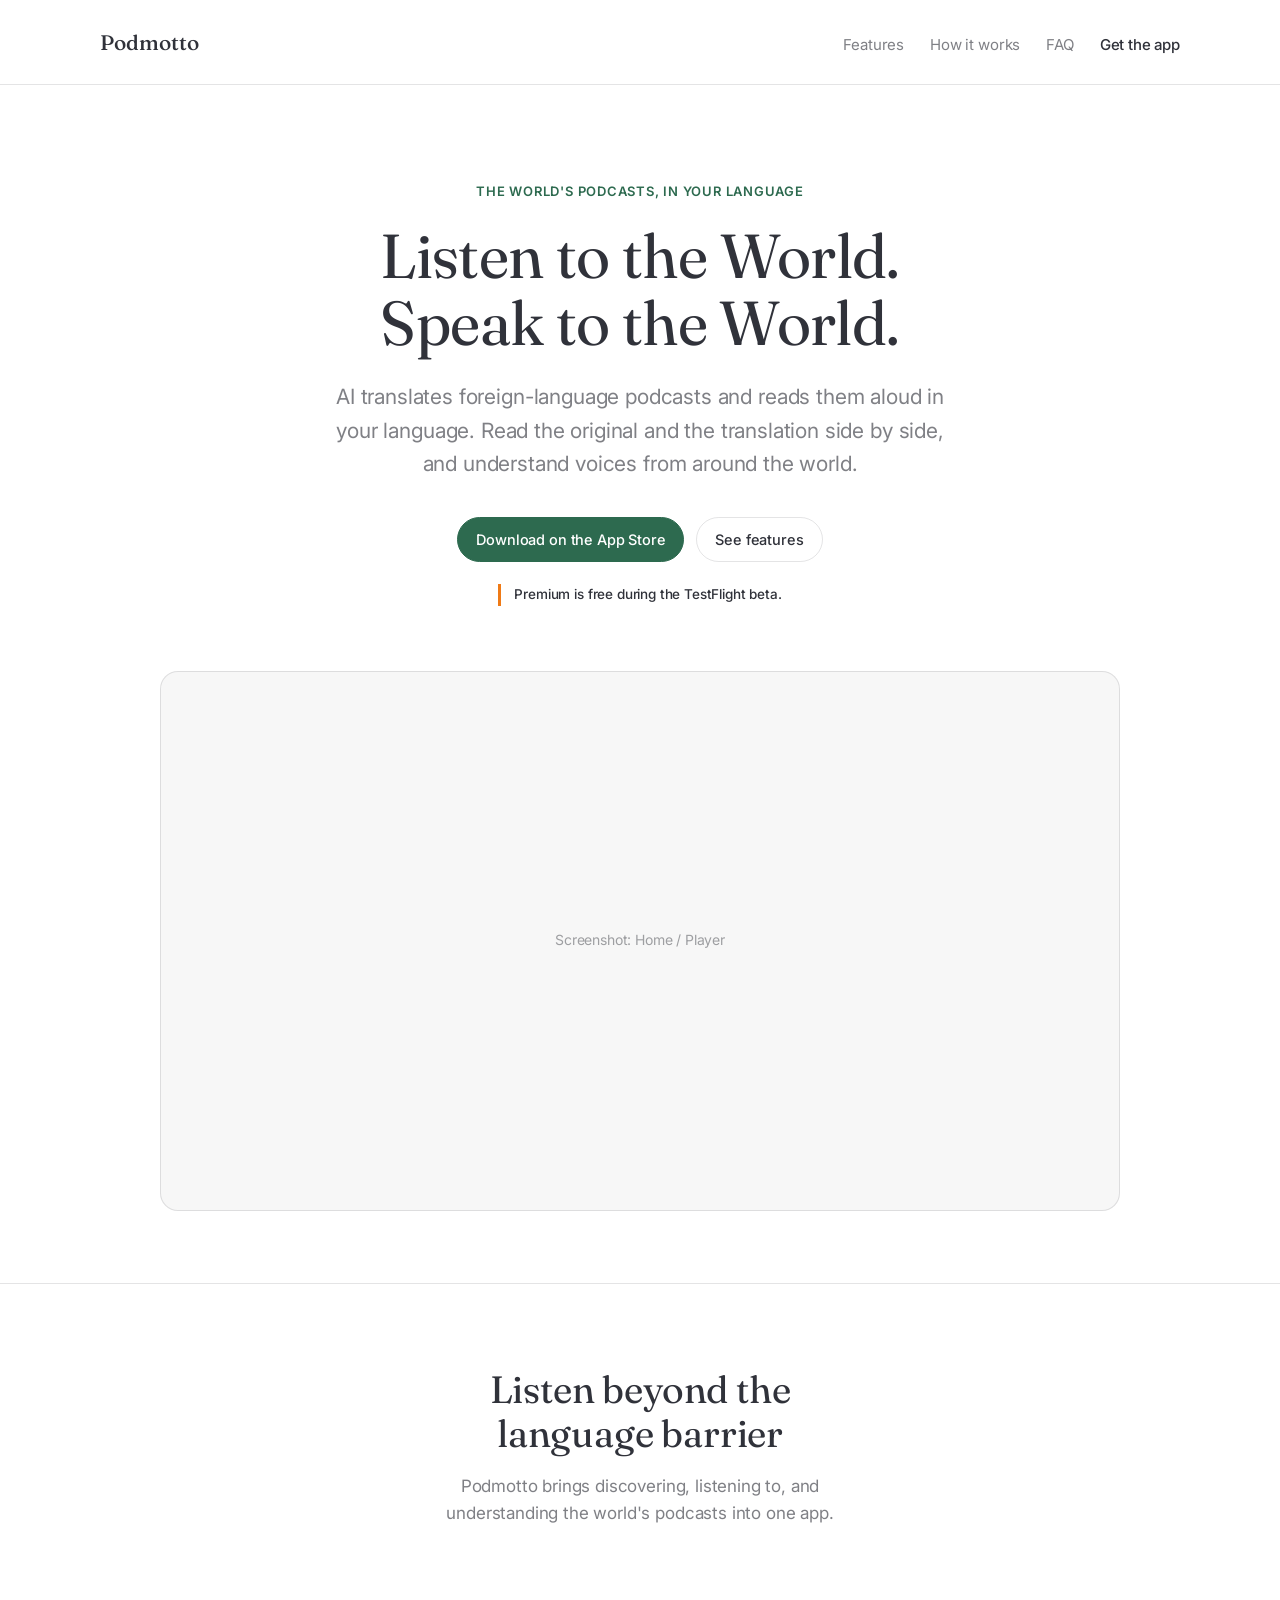
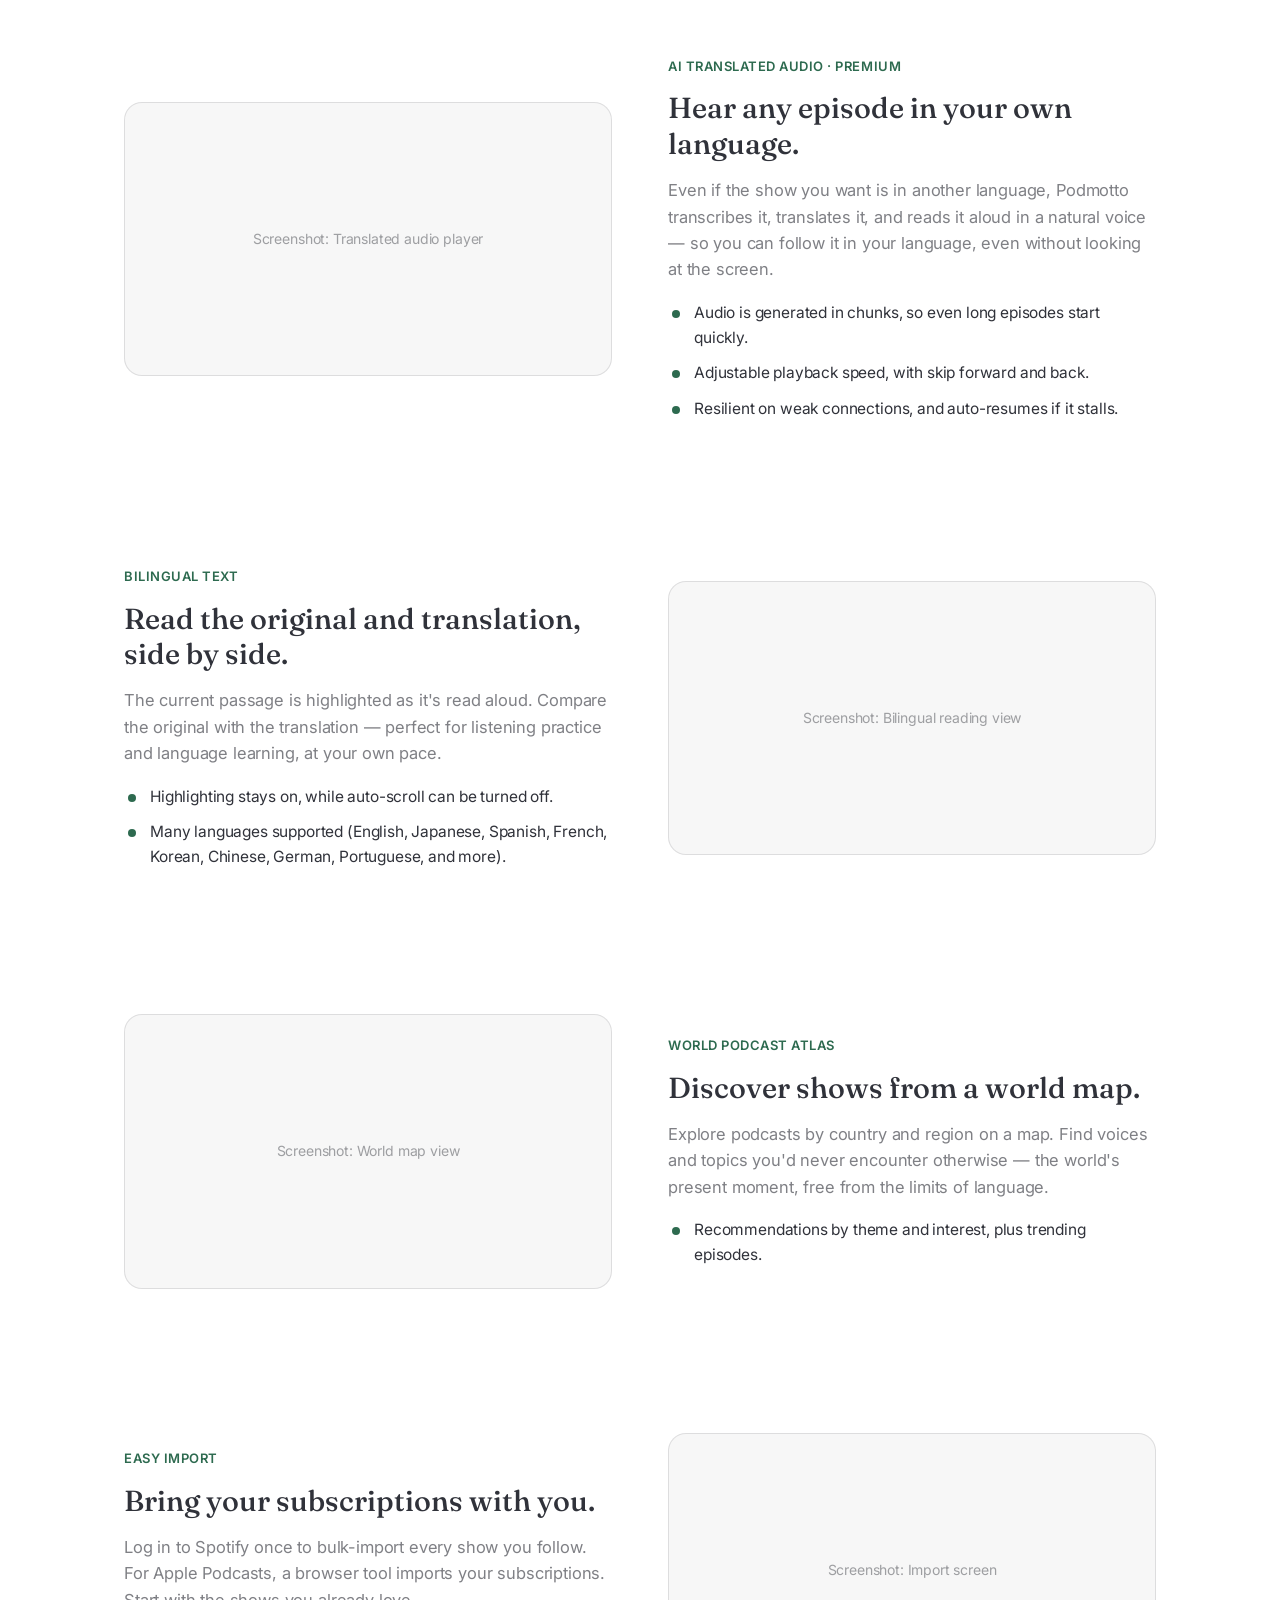
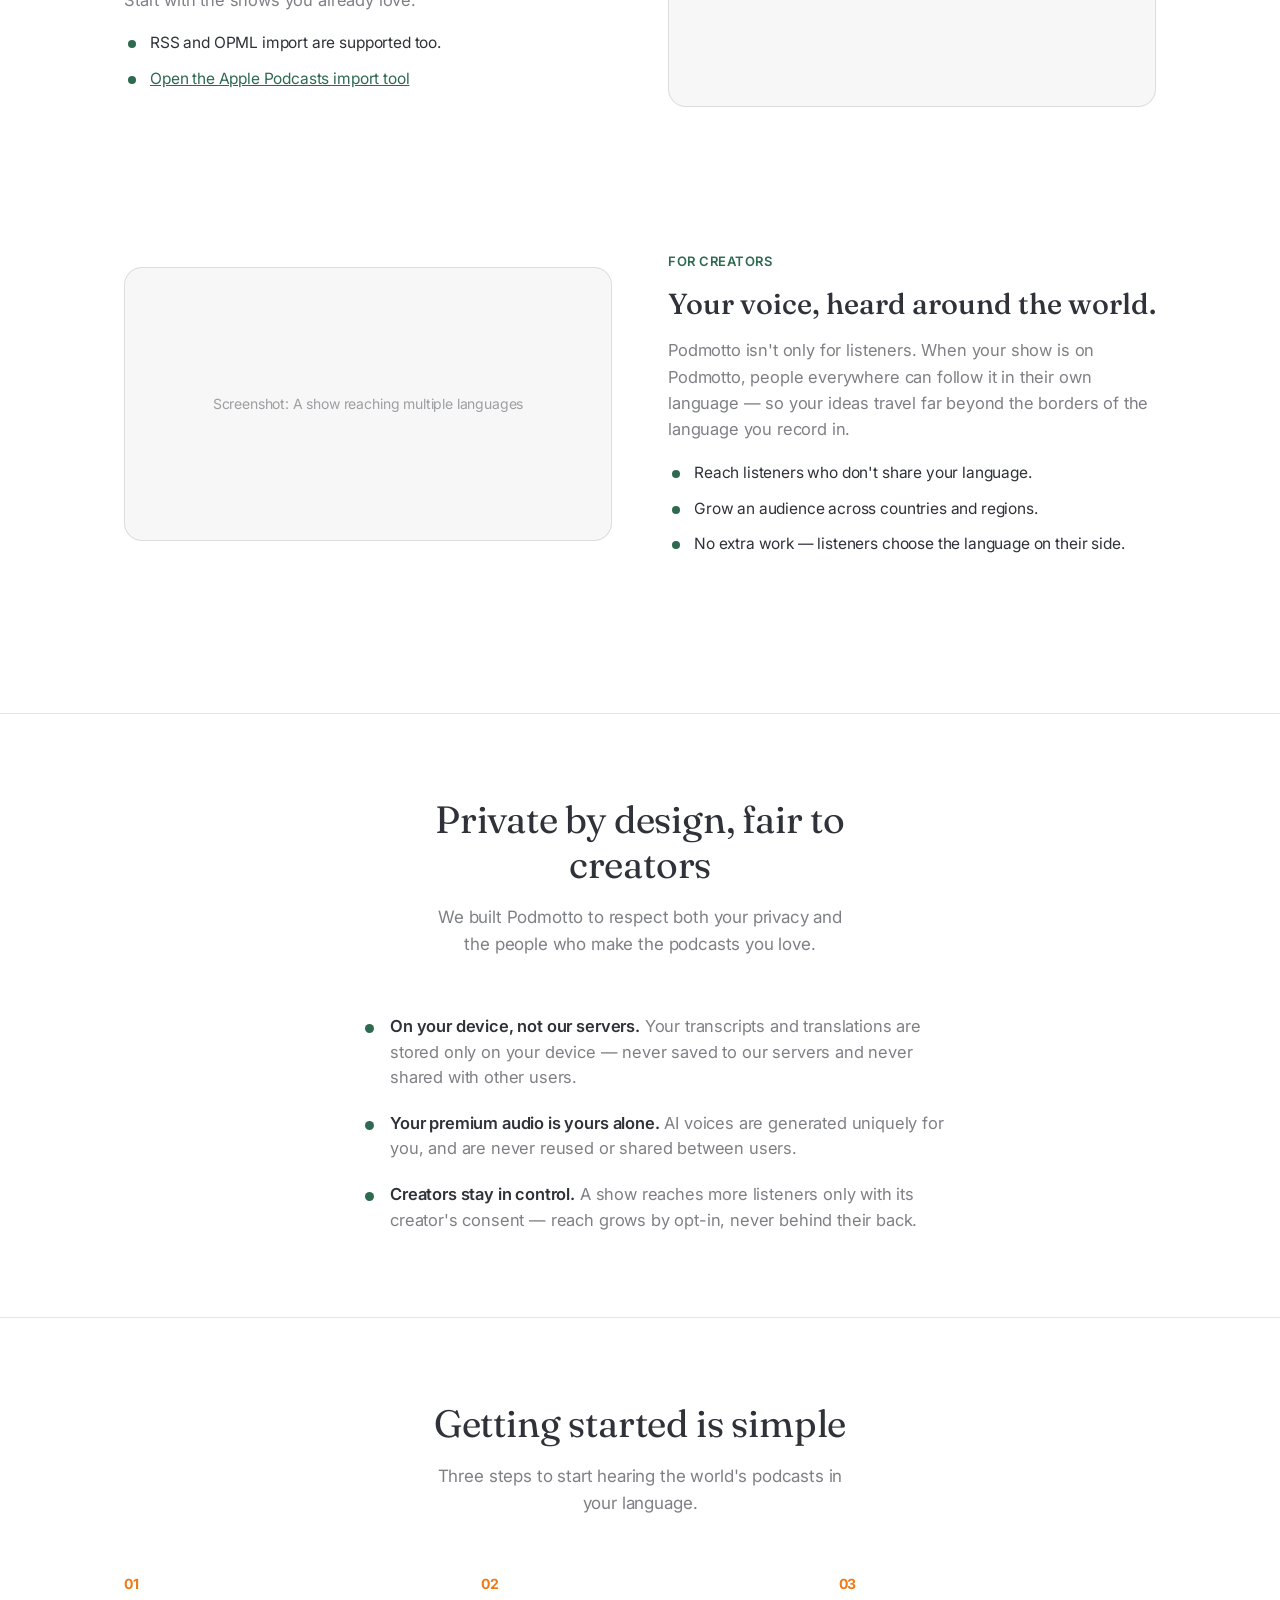
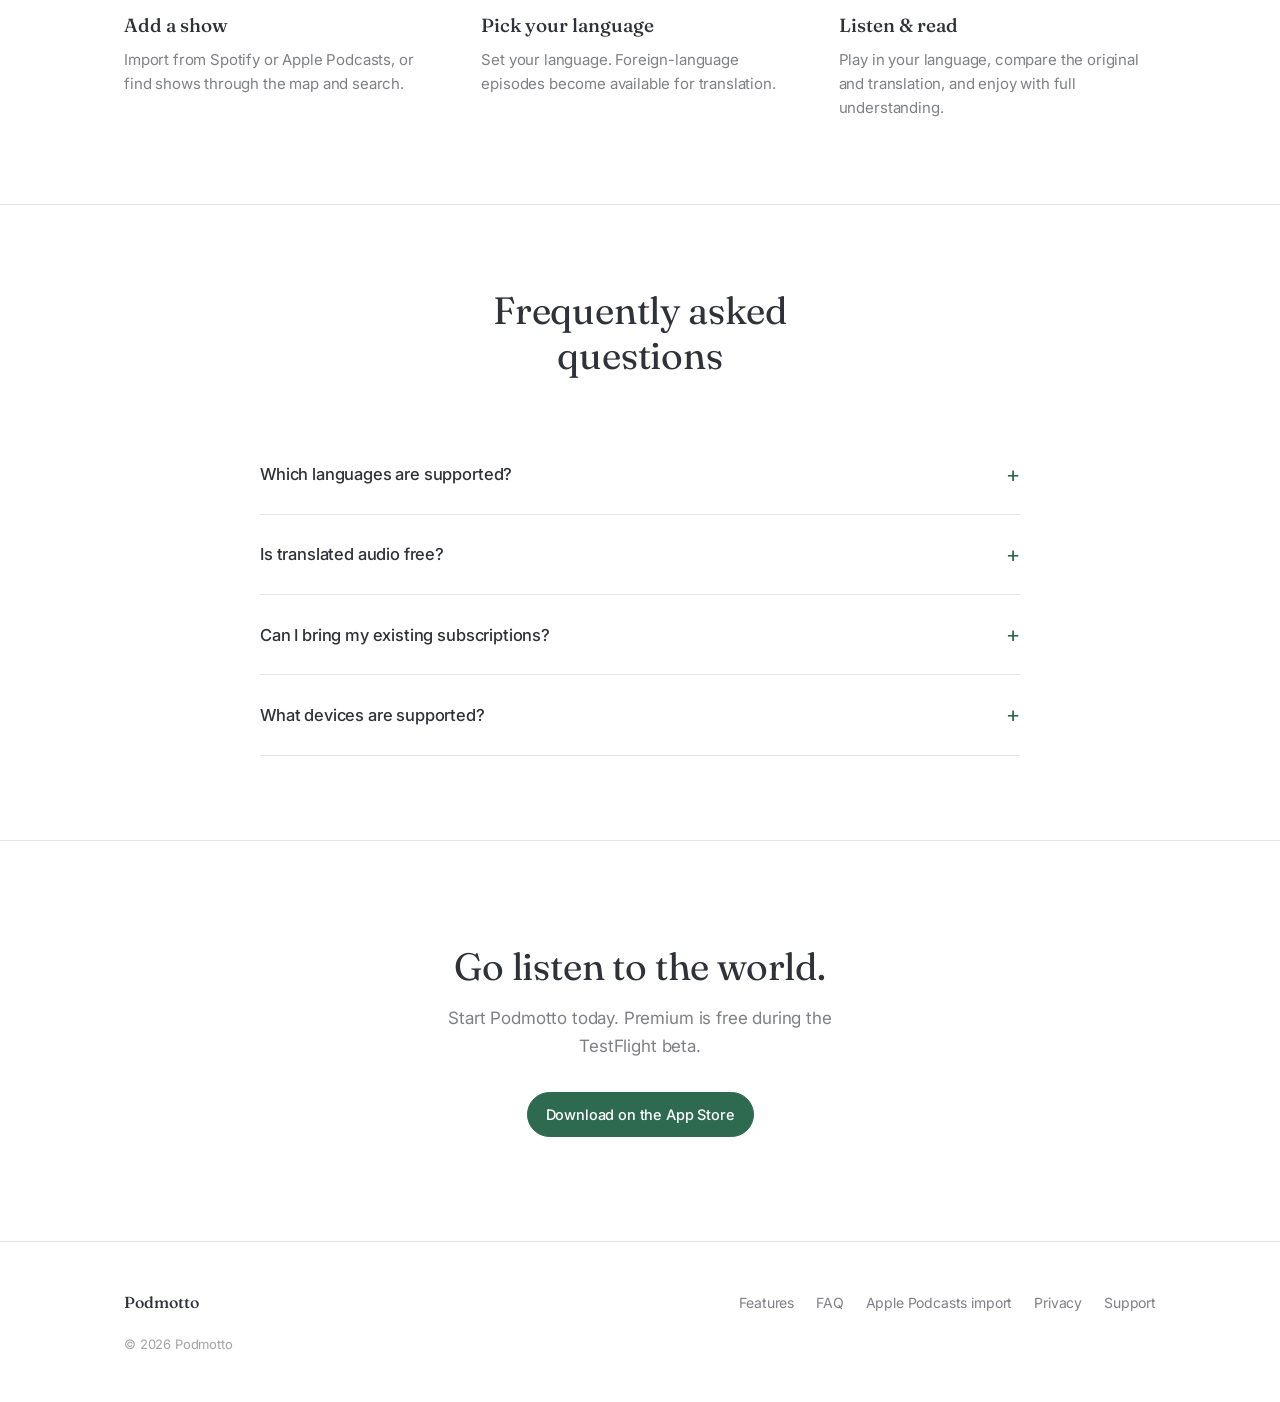
<file: index.html>
<!DOCTYPE html>
<html lang="en">
<head>
<meta charset="utf-8">
<meta name="viewport" content="width=device-width, initial-scale=1">
<title>Podmotto — Listen to the World. Speak to the World.</title>
<meta name="description" content="The world's podcasts, in your language. Podmotto transcribes, translates, and reads foreign-language shows aloud — with the original and translation side by side.">
<link rel="preconnect" href="https://fonts.googleapis.com">
<link rel="preconnect" href="https://fonts.gstatic.com" crossorigin>
<link href="https://fonts.googleapis.com/css2?family=Fraunces:opsz,wght@9..144,400..600&family=Inter:wght@400;500;600;700&display=swap" rel="stylesheet">
<link rel="stylesheet" href="site.css">
</head>
<body>

<nav>
  <div class="wrap nav">
    <div class="brand">Podmotto</div>
    <div class="nav-right">
      <div class="nav-links">
        <a href="#features">Features</a>
        <a href="#how">How it works</a>
        <a href="#faq">FAQ</a>
      </div>
      <a class="btn" href="#get">Get the app</a>
    </div>
  </div>
</nav>

<header class="hero">
  <div class="wrap">
    <div class="eyebrow">The world's podcasts, in your language</div>
    <h1>Listen to the World. Speak to the World.</h1>
    <p class="lede">AI translates foreign-language podcasts and reads them aloud in your language. Read the original and the translation side by side, and understand voices from around the world.</p>
    <div class="cta-row">
      <a class="btn" href="#get">Download on the App Store</a>
      <a class="btn ghost" href="#features">See features</a>
    </div>
    <div class="note">Premium is free during the TestFlight beta.</div>
    <div class="shot">
      <div class="ph">Screenshot: Home / Player</div>
    </div>
  </div>
</header>

<hr class="divider">

<section id="features">
  <div class="wrap">
    <div class="section-head center">
      <h2>Listen beyond the language barrier</h2>
      <p>Podmotto brings discovering, listening to, and understanding the world's podcasts into one app.</p>
    </div>

    <!-- Feature 1 -->
    <div class="feature">
      <div class="feature-text">
        <div class="feature-kicker">AI translated audio · Premium</div>
        <h3>Hear any episode in your own language.</h3>
        <p>Even if the show you want is in another language, Podmotto transcribes it, translates it, and reads it aloud in a natural voice — so you can follow it in your language, even without looking at the screen.</p>
        <ul>
          <li>Audio is generated in chunks, so even long episodes start quickly.</li>
          <li>Adjustable playback speed, with skip forward and back.</li>
          <li>Resilient on weak connections, and auto-resumes if it stalls.</li>
        </ul>
      </div>
      <div class="ph">Screenshot: Translated audio player</div>
    </div>

    <!-- Feature 2 -->
    <div class="feature">
      <div class="feature-text">
        <div class="feature-kicker">Bilingual text</div>
        <h3>Read the original and translation, side by side.</h3>
        <p>The current passage is highlighted as it's read aloud. Compare the original with the translation — perfect for listening practice and language learning, at your own pace.</p>
        <ul>
          <li>Highlighting stays on, while auto-scroll can be turned off.</li>
          <li>Many languages supported (English, Japanese, Spanish, French, Korean, Chinese, German, Portuguese, and more).</li>
        </ul>
      </div>
      <div class="ph">Screenshot: Bilingual reading view</div>
    </div>

    <!-- Feature 3 -->
    <div class="feature">
      <div class="feature-text">
        <div class="feature-kicker">World Podcast Atlas</div>
        <h3>Discover shows from a world map.</h3>
        <p>Explore podcasts by country and region on a map. Find voices and topics you'd never encounter otherwise — the world's present moment, free from the limits of language.</p>
        <ul>
          <li>Recommendations by theme and interest, plus trending episodes.</li>
        </ul>
      </div>
      <div class="ph">Screenshot: World map view</div>
    </div>

    <!-- Feature 4 -->
    <div class="feature">
      <div class="feature-text">
        <div class="feature-kicker">Easy import</div>
        <h3>Bring your subscriptions with you.</h3>
        <p>Log in to Spotify once to bulk-import every show you follow. For Apple Podcasts, a browser tool imports your subscriptions. Start with the shows you already love.</p>
        <ul>
          <li>RSS and OPML import are supported too.</li>
          <li><a href="apple-import.html" style="text-decoration:underline">Open the Apple Podcasts import tool</a></li>
        </ul>
      </div>
      <div class="ph">Screenshot: Import screen</div>
    </div>

    <!-- Feature 5 -->
    <div class="feature">
      <div class="feature-text">
        <div class="feature-kicker">For creators</div>
        <h3>Your voice, heard around the world.</h3>
        <p>Podmotto isn't only for listeners. When your show is on Podmotto, people everywhere can follow it in their own language — so your ideas travel far beyond the borders of the language you record in.</p>
        <ul>
          <li>Reach listeners who don't share your language.</li>
          <li>Grow an audience across countries and regions.</li>
          <li>No extra work — listeners choose the language on their side.</li>
        </ul>
      </div>
      <div class="ph">Screenshot: A show reaching multiple languages</div>
    </div>
  </div>
</section>

<hr class="divider">

<section id="privacy">
  <div class="wrap">
    <div class="section-head center">
      <h2>Private by design, fair to creators</h2>
      <p>We built Podmotto to respect both your privacy and the people who make the podcasts you love.</p>
    </div>
    <ul class="pledge">
      <li><strong>On your device, not our servers.</strong> Your transcripts and translations are stored only on your device — never saved to our servers and never shared with other users.</li>
      <li><strong>Your premium audio is yours alone.</strong> AI voices are generated uniquely for you, and are never reused or shared between users.</li>
      <li><strong>Creators stay in control.</strong> A show reaches more listeners only with its creator's consent — reach grows by opt-in, never behind their back.</li>
    </ul>
  </div>
</section>

<hr class="divider">

<section id="how">
  <div class="wrap">
    <div class="section-head center">
      <h2>Getting started is simple</h2>
      <p>Three steps to start hearing the world's podcasts in your language.</p>
    </div>
    <div class="steps">
      <div class="step">
        <div class="n">01</div>
        <h4>Add a show</h4>
        <p>Import from Spotify or Apple Podcasts, or find shows through the map and search.</p>
      </div>
      <div class="step">
        <div class="n">02</div>
        <h4>Pick your language</h4>
        <p>Set your language. Foreign-language episodes become available for translation.</p>
      </div>
      <div class="step">
        <div class="n">03</div>
        <h4>Listen &amp; read</h4>
        <p>Play in your language, compare the original and translation, and enjoy with full understanding.</p>
      </div>
    </div>
  </div>
</section>

<hr class="divider">

<section id="faq">
  <div class="wrap">
    <div class="section-head center">
      <h2>Frequently asked questions</h2>
    </div>
    <div class="faq">
      <details>
        <summary>Which languages are supported?</summary>
        <p>English, Japanese, Spanish, French, Korean, Chinese, German, Portuguese, and more. Whatever the original language, Podmotto translates and reads it in the language you choose.</p>
      </details>
      <details>
        <summary>Is translated audio free?</summary>
        <p>AI translated audio is a Premium feature. During the current TestFlight beta, Premium is free to try.</p>
      </details>
      <details>
        <summary>Can I bring my existing subscriptions?</summary>
        <p>Yes. Import from Spotify with one login, or use the browser tool for Apple Podcasts. RSS and OPML import are also supported.</p>
      </details>
      <details>
        <summary>What devices are supported?</summary>
        <p>iPhone is supported, and it works on iPad too.</p>
      </details>
    </div>
  </div>
</section>

<hr class="divider">

<section class="final" id="get">
  <div class="wrap">
    <h2>Go listen to the world.</h2>
    <p>Start Podmotto today. Premium is free during the TestFlight beta.</p>
    <div class="cta-row">
      <a class="btn" href="#">Download on the App Store</a>
    </div>
  </div>
</section>

<footer>
  <div class="wrap foot">
    <div class="brand">Podmotto</div>
    <div class="foot-links">
      <a href="#features">Features</a>
      <a href="#faq">FAQ</a>
      <a href="apple-import.html">Apple Podcasts import</a>
      <a href="privacy.html">Privacy</a>
      <a href="mailto:eguchi.hiroshi@gmail.com">Support</a>
    </div>
    <div class="copyright">&copy; <span id="yr"></span> Podmotto</div>
  </div>
</footer>

<script>
  document.getElementById("yr").textContent = new Date().getFullYear();
</script>
</body>
</html>
</file>
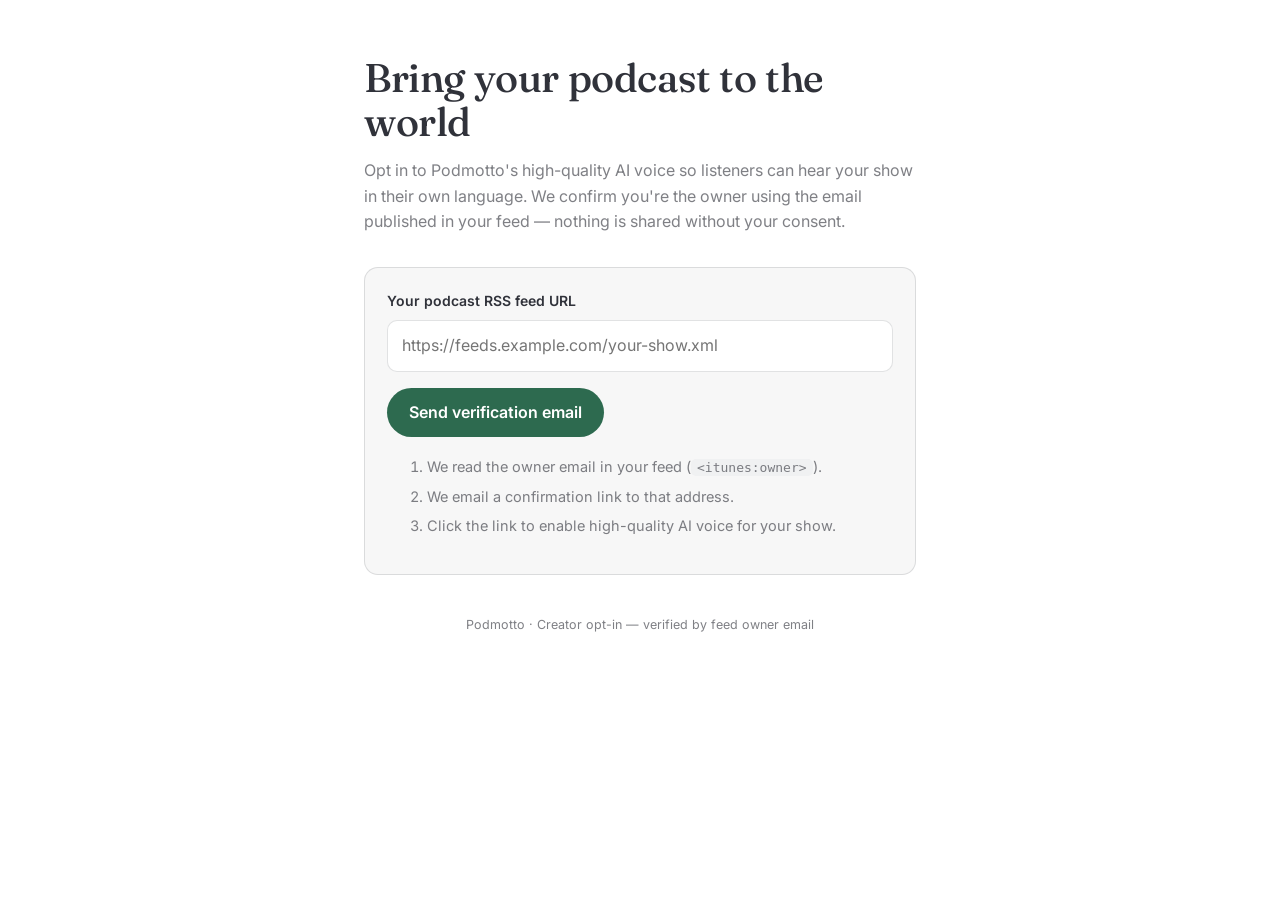
<file: optin.html>
<!DOCTYPE html>
<html lang="en">
<head>
<meta charset="utf-8">
<meta name="viewport" content="width=device-width, initial-scale=1">
<title>Podmotto — Enable AI voice for your podcast</title>
<meta name="description" content="Podcast creators: opt in to Podmotto's high-quality AI voice. We verify ownership via the owner email published in your RSS feed.">
<link rel="preconnect" href="https://fonts.googleapis.com">
<link rel="preconnect" href="https://fonts.gstatic.com" crossorigin>
<link href="https://fonts.googleapis.com/css2?family=Fraunces:opsz,wght@9..144,400..600&family=Inter:wght@400;500;600&display=swap" rel="stylesheet">
<style>
  :root{ --ink:#30323a; --muted:rgba(48,50,58,.62); --line:rgba(48,50,58,.14);
         --green:#2d6a4f; --panel:rgba(48,50,58,.04); }
  *{box-sizing:border-box;}
  body{margin:0;background:#fff;color:var(--ink);line-height:1.6;
       font-family:"Inter",-apple-system,BlinkMacSystemFont,"Segoe UI",sans-serif;}
  .wrap{max-width:600px;margin:0 auto;padding:56px 24px 80px;}
  h1{font-family:"Fraunces",serif;font-weight:500;font-size:clamp(28px,5vw,40px);
     letter-spacing:-0.01em;line-height:1.1;margin:0 0 14px;}
  .sub{color:var(--muted);font-size:16px;margin:0 0 32px;}
  label{display:block;font-size:14px;font-weight:600;margin:0 0 8px;}
  input[type=url]{width:100%;font:inherit;padding:12px 14px;border:1px solid var(--line);
       border-radius:10px;color:var(--ink);}
  input[type=url]:focus{outline:none;border-color:var(--green);}
  button{font:inherit;font-weight:600;cursor:pointer;border:none;border-radius:999px;
         background:var(--green);color:#fff;padding:12px 22px;margin-top:16px;}
  button:disabled{opacity:.5;cursor:default;}
  .card{border:1px solid var(--line);border-radius:14px;padding:22px;margin:28px 0;background:var(--panel);}
  .steps{font-size:14.5px;color:var(--muted);}
  .steps li{margin:6px 0;}
  .result{display:none;margin-top:24px;font-size:15.5px;}
  .ok{color:var(--green);font-weight:600;}
  .err{color:#c0392b;}
  .foot{color:var(--muted);font-size:12.5px;margin-top:40px;text-align:center;}
  code{background:#f0f1f2;padding:1px 6px;border-radius:5px;font-size:13px;}
</style>
</head>
<body>
<div class="wrap">
  <h1>Bring your podcast to the world</h1>
  <p class="sub">Opt in to Podmotto's high-quality AI voice so listeners can hear your show in their own language. We confirm you're the owner using the email published in your feed — nothing is shared without your consent.</p>

  <div class="card">
    <label for="rss">Your podcast RSS feed URL</label>
    <input id="rss" type="url" placeholder="https://feeds.example.com/your-show.xml" autocapitalize="off" autocorrect="off" spellcheck="false">
    <button id="go" onclick="submitRequest()">Send verification email</button>
    <ol class="steps" style="margin-top:18px">
      <li>We read the owner email in your feed (<code>&lt;itunes:owner&gt;</code>).</li>
      <li>We email a confirmation link to that address.</li>
      <li>Click the link to enable high-quality AI voice for your show.</li>
    </ol>
  </div>

  <div id="result" class="result"></div>

  <div class="foot">Podmotto · Creator opt-in — verified by feed owner email</div>
</div>

<script>
  const ENDPOINT = "https://plwdwolhqrezoackpeuo.supabase.co/functions/v1/optin-request";
  const result = document.getElementById("result");
  const btn = document.getElementById("go");

  async function submitRequest(){
    const rss = document.getElementById("rss").value.trim();
    result.style.display = "block";
    if (!rss) { result.innerHTML = '<span class="err">Please enter your RSS feed URL.</span>'; return; }
    btn.disabled = true;
    result.innerHTML = "Checking your feed…";
    try {
      const res = await fetch(ENDPOINT, {
        method: "POST",
        headers: { "Content-Type": "application/json" },
        body: JSON.stringify({ rss_url: rss }),
      });
      const data = await res.json();
      if (data.ok) {
        result.innerHTML = '<span class="ok">Done!</span> We sent a confirmation link to <b>' +
          (data.email_masked || "the owner address in your feed") +
          '</b>. Click it to finish enabling AI voice.' +
          (data.in_catalog ? "" : "<br><br><small>Note: your show isn't in Podmotto's catalog yet — we'll enable it as soon as it appears.</small>");
      } else if (data.error === "no_owner_email") {
        result.innerHTML = '<span class="err">' + data.message + '</span>';
      } else {
        result.innerHTML = '<span class="err">' + (data.message || data.error || "Something went wrong.") + '</span>';
      }
    } catch (e) {
      result.innerHTML = '<span class="err">Network error: ' + e + '</span>';
    } finally {
      btn.disabled = false;
    }
  }
</script>
</body>
</html>
</file>
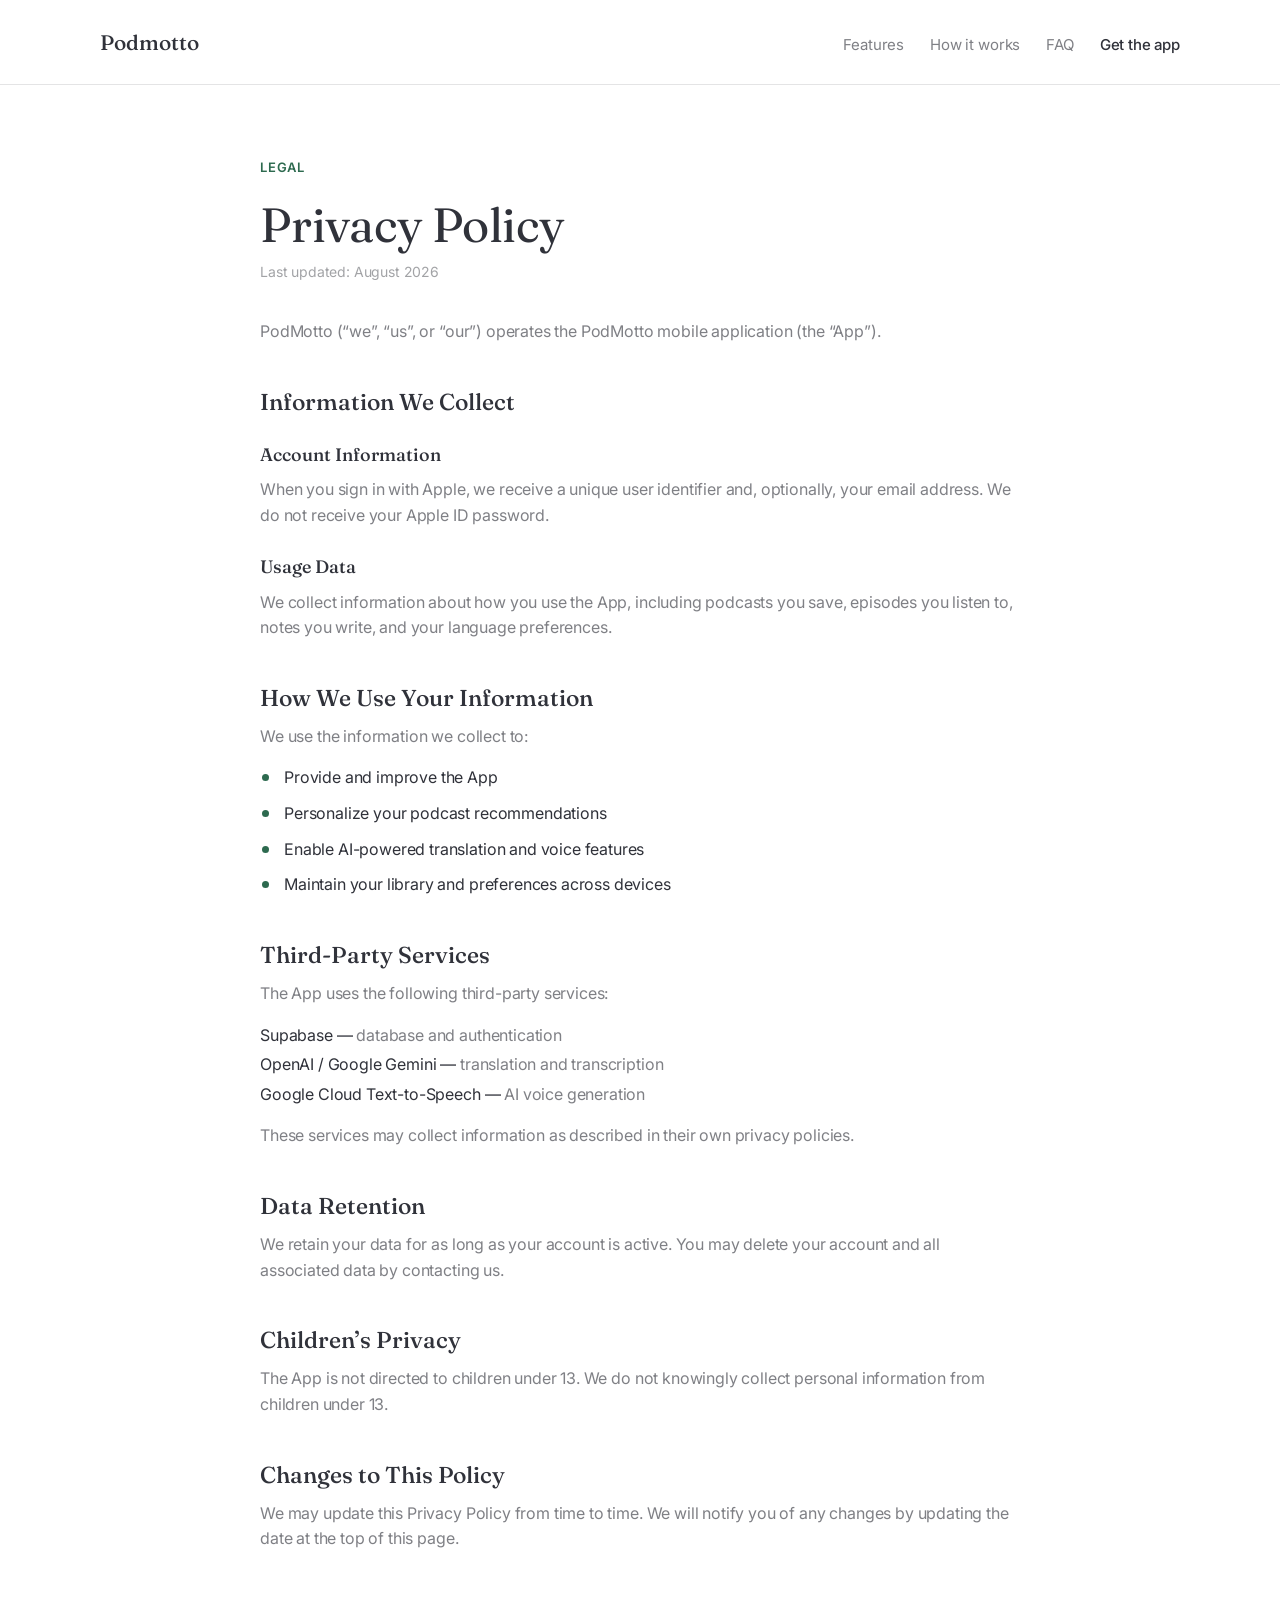
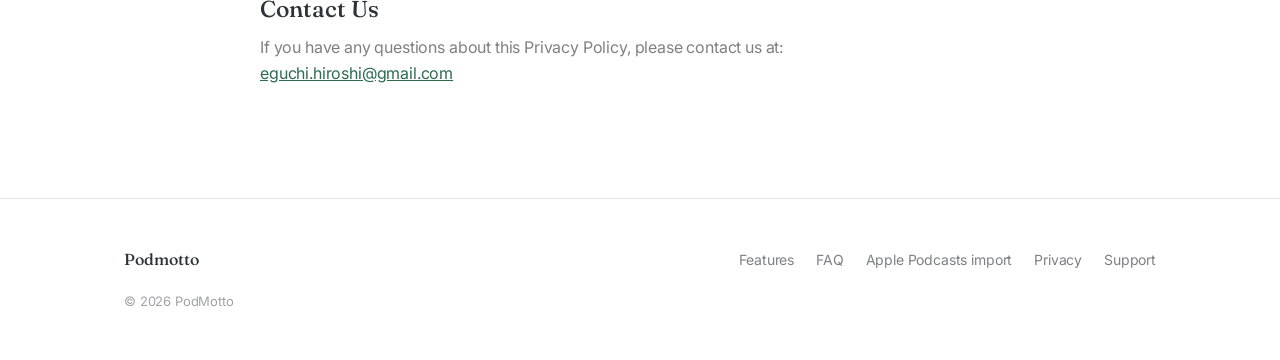
<file: privacy.html>
<!DOCTYPE html>
<html lang="en">
<head>
<meta charset="utf-8">
<meta name="viewport" content="width=device-width, initial-scale=1">
<title>Podmotto — Privacy Policy</title>
<meta name="description" content="Podmotto Privacy Policy.">
<link rel="preconnect" href="https://fonts.googleapis.com">
<link rel="preconnect" href="https://fonts.gstatic.com" crossorigin>
<link href="https://fonts.googleapis.com/css2?family=Fraunces:opsz,wght@9..144,400..600&family=Inter:wght@400;500;600;700&display=swap" rel="stylesheet">
<link rel="stylesheet" href="site.css">
</head>
<body>

<nav>
  <div class="wrap nav">
    <a class="brand" href="index.html">Podmotto</a>
    <div class="nav-right">
      <div class="nav-links">
        <a href="index.html#features">Features</a>
        <a href="index.html#how">How it works</a>
        <a href="index.html#faq">FAQ</a>
      </div>
      <a class="btn" href="index.html#get">Get the app</a>
    </div>
  </div>
</nav>

<main class="wrap">
  <article class="legal">
    <div class="eyebrow">Legal</div>
    <h1>Privacy Policy</h1>
    <p class="updated">Last updated: August 2026</p>

    <p>PodMotto (“we”, “us”, or “our”) operates the PodMotto mobile application (the “App”).</p>

    <h2>Information We Collect</h2>

    <h2 style="font-size:18px;margin-top:28px;">Account Information</h2>
    <p>When you sign in with Apple, we receive a unique user identifier and, optionally, your email address. We do not receive your Apple ID password.</p>

    <h2 style="font-size:18px;margin-top:28px;">Usage Data</h2>
    <p>We collect information about how you use the App, including podcasts you save, episodes you listen to, notes you write, and your language preferences.</p>

    <h2>How We Use Your Information</h2>
    <p>We use the information we collect to:</p>
    <ul>
      <li>Provide and improve the App</li>
      <li>Personalize your podcast recommendations</li>
      <li>Enable AI-powered translation and voice features</li>
      <li>Maintain your library and preferences across devices</li>
    </ul>

    <h2>Third-Party Services</h2>
    <p>The App uses the following third-party services:</p>
    <div class="svc">
      <div>Supabase — <span>database and authentication</span></div>
      <div>OpenAI / Google Gemini — <span>translation and transcription</span></div>
      <div>Google Cloud Text-to-Speech — <span>AI voice generation</span></div>
    </div>
    <p>These services may collect information as described in their own privacy policies.</p>

    <h2>Data Retention</h2>
    <p>We retain your data for as long as your account is active. You may delete your account and all associated data by contacting us.</p>

    <h2>Children’s Privacy</h2>
    <p>The App is not directed to children under 13. We do not knowingly collect personal information from children under 13.</p>

    <h2>Changes to This Policy</h2>
    <p>We may update this Privacy Policy from time to time. We will notify you of any changes by updating the date at the top of this page.</p>

    <h2>Contact Us</h2>
    <p>If you have any questions about this Privacy Policy, please contact us at:<br>
      <a href="mailto:eguchi.hiroshi@gmail.com">eguchi.hiroshi@gmail.com</a></p>
  </article>
</main>

<footer>
  <div class="wrap foot">
    <a class="brand" href="index.html">Podmotto</a>
    <div class="foot-links">
      <a href="index.html#features">Features</a>
      <a href="index.html#faq">FAQ</a>
      <a href="apple-import.html">Apple Podcasts import</a>
      <a href="privacy.html">Privacy</a>
      <a href="mailto:eguchi.hiroshi@gmail.com">Support</a>
    </div>
    <div class="copyright">&copy; <span id="yr"></span> PodMotto</div>
  </div>
</footer>

<script>document.getElementById("yr").textContent = new Date().getFullYear();</script>
</body>
</html>
</file>
<file: site.css>
/* ==== Podmotto site — shared styles (monochrome + green/orange accents) ==== */
:root{
  --ink:#30323a;                /* softened near-black (grey, not pure black) */
  --bg:#ffffff;
  --muted:rgba(48,50,58,.62);   /* same hue, opacity only */
  --faint:rgba(48,50,58,.45);
  --line:rgba(48,50,58,.13);
  --panel:rgba(48,50,58,.04);
  --green:#2d6a4f;              /* brand accent */
  --orange:#ef7a16;            /* brand accent — lines & numbers only */
  --maxw:1080px;
  /* Serif for headings (editorial, LoveFrom-like), sans for body/UI */
  --serif:"Fraunces","Hiragino Mincho ProN","YuMincho",serif;
  --sans:"Inter",-apple-system,BlinkMacSystemFont,"Segoe UI","Hiragino Sans",sans-serif;
}
*{box-sizing:border-box;}
html{scroll-behavior:smooth;}
body{
  margin:0; background:var(--bg); color:var(--ink);
  font-family:var(--sans);
  font-weight:400; line-height:1.6; letter-spacing:-0.01em;
  -webkit-font-smoothing:antialiased; text-rendering:optimizeLegibility;
}
a{color:inherit; text-decoration:none;}
/* Serif headings + wordmark */
h1,h2,h3,h4,.brand{font-family:var(--serif);}
.wrap{max-width:var(--maxw); margin:0 auto; padding:0 24px;}

/* ---- Nav (static, left-aligned, minimal — reference: lovefromarchive) ---- */
nav{position:static; background:var(--bg); border-bottom:1px solid var(--line);}
.nav{display:flex; align-items:baseline; gap:32px; height:auto; padding:26px 0 24px;}
.brand{font-weight:500; font-size:21px; letter-spacing:0;}
.nav-right{display:flex; align-items:baseline; gap:26px; margin-left:auto;}
.nav-links{display:flex; gap:26px;}
.nav-links a{font-size:15px; color:var(--muted);}
.nav-links a:hover{color:var(--ink);}
/* Nav CTA is a plain text link to keep the bar minimal */
.nav-right > .btn{font-size:15px; color:var(--ink); font-weight:500; padding:0;
     background:none; border:none; border-radius:0;}
.nav-right > .btn:hover{opacity:1; color:var(--green);}
.btn{display:inline-block; font-size:14.5px; font-weight:500; border-radius:999px;
     padding:10px 18px; background:var(--green); color:#fff; border:1px solid var(--green);
     transition:opacity .15s;}
.btn:hover{opacity:.85;}
.btn.ghost{background:none; color:var(--ink); border-color:var(--line);}
.btn.ghost:hover{background:var(--panel); opacity:1; border-color:var(--ink);}
@media(max-width:720px){ .nav-links{display:none;} }

/* ---- Hero ---- */
.hero{padding:96px 0 72px; text-align:center;}
.eyebrow{font-size:13px; font-weight:600; letter-spacing:.06em; text-transform:uppercase;
         color:var(--green); margin-bottom:22px;}
h1{font-size:clamp(36px,5.4vw,62px); line-height:1.07; font-weight:400;
   letter-spacing:-0.01em; margin:0 auto 24px; max-width:17ch;}
.lede{font-size:clamp(17px,2.2vw,21px); color:var(--muted); max-width:48ch;
      margin:0 auto 36px;}
.cta-row{display:flex; gap:12px; justify-content:center; flex-wrap:wrap;}
/* Orange used only as an emphasis LINE — no background, readable ink text */
.note{display:inline-block; font-size:13.5px; color:var(--ink); font-weight:500;
      margin-top:22px; padding-left:13px; border-left:3px solid var(--orange);}

/* ---- Device mock ---- */
.shot{margin:64px auto 0; max-width:960px;}
.ph{border:1px solid var(--line); border-radius:18px; background:var(--panel);
    aspect-ratio:16/9; display:flex; align-items:center; justify-content:center;
    color:var(--faint); font-size:14px; text-align:center; padding:24px;}

/* ---- Section scaffolding ---- */
section{padding:84px 0;}
.section-head{max-width:34ch; margin-bottom:56px;}
.section-head.center{margin-left:auto; margin-right:auto; text-align:center; max-width:42ch;}
h2{font-size:clamp(26px,3.3vw,38px); font-weight:400; letter-spacing:-0.005em; line-height:1.18; margin:0 0 16px;}
.section-head p{font-size:17px; color:var(--muted); margin:0;}
.divider{height:1px; background:var(--line); border:0; margin:0;}

/* ---- Feature rows ---- */
.feature{display:grid; grid-template-columns:1fr 1fr; gap:56px; align-items:center;
         padding:72px 0;}
.feature:nth-child(even) .feature-text{order:2;}
.feature-kicker{font-size:13px; font-weight:600; letter-spacing:.04em; color:var(--green);
                text-transform:uppercase; margin-bottom:14px;}
.feature h3{font-size:clamp(22px,2.6vw,29px); font-weight:500; letter-spacing:0;
            line-height:1.22; margin:0 0 16px;}
.feature-text a{color:var(--green);}
.feature p{font-size:16.5px; color:var(--muted); margin:0 0 18px;}
.feature ul{list-style:none; padding:0; margin:0; display:grid; gap:11px;}
.feature li{font-size:15.5px; color:var(--ink); padding-left:26px; position:relative;}
.feature li::before{content:""; position:absolute; left:4px; top:9px; width:8px; height:8px;
                    background:var(--green); border-radius:50%;}
@media(max-width:820px){
  .feature{grid-template-columns:1fr; gap:28px; padding:48px 0;}
  .feature:nth-child(even) .feature-text{order:0;}
}

/* ---- Steps ---- */
.steps{display:grid; grid-template-columns:repeat(3,1fr); gap:40px;}
.step .n{font-size:14px; font-weight:700; color:var(--orange); margin-bottom:14px;}
.step h4{font-size:19px; font-weight:500; letter-spacing:0; margin:0 0 8px;}
.step p{font-size:15px; color:var(--muted); margin:0;}
@media(max-width:720px){ .steps{grid-template-columns:1fr; gap:30px;} }

/* ---- FAQ ---- */
.faq{max-width:760px; margin:0 auto;}
details{border-bottom:1px solid var(--line); padding:22px 0;}
summary{font-size:16.5px; font-weight:500; cursor:pointer; list-style:none; display:flex;
        justify-content:space-between; align-items:center; gap:16px;}
summary::-webkit-details-marker{display:none;}
summary::after{content:"+"; font-weight:400; font-size:22px; color:var(--green);}
details[open] summary::after{content:"\2013";}
details p{font-size:15.5px; color:var(--muted); margin:14px 0 0;}

/* ---- Pledge (privacy & copyright) ---- */
.pledge{max-width:640px; margin:0 auto; display:grid; gap:20px; text-align:left;}
.pledge li{list-style:none; font-size:16.5px; color:var(--muted); padding-left:30px;
           position:relative; line-height:1.55;}
.pledge li::before{content:""; position:absolute; left:5px; top:10px; width:9px; height:9px;
                   background:var(--green); border-radius:50%;}
.pledge strong{font-weight:600; color:var(--ink);}

/* ---- Big CTA ---- */
.final{text-align:center; padding:104px 0;}
.final h2{max-width:18ch; margin-left:auto; margin-right:auto;}
.final p{font-size:17px; color:var(--muted); max-width:42ch; margin:0 auto 32px;}

/* ---- Footer ---- */
footer{border-top:1px solid var(--line); padding:48px 0;}
.foot{display:flex; justify-content:space-between; align-items:center; flex-wrap:wrap; gap:18px;}
.foot-links{display:flex; gap:22px; flex-wrap:wrap;}
.foot-links a{font-size:14px; color:var(--muted);}
.foot-links a:hover{color:var(--ink);}
.foot .brand{font-size:16px;}
.copyright{font-size:13px; color:var(--faint); width:100%;}

/* ---- Legal / long-form pages (privacy, terms) ---- */
.legal{max-width:760px; margin:0 auto; padding:72px 0 96px;}
.legal .eyebrow{text-align:left;}
.legal h1{text-align:left; margin:0 0 10px; max-width:none; font-weight:400;
          font-size:clamp(32px,4.2vw,48px); letter-spacing:-0.005em;}
.legal .updated{font-size:14px; color:var(--faint); margin:0 0 36px;}
.legal h2{font-size:23px; font-weight:500; margin:44px 0 12px; letter-spacing:0;}
.legal p{font-size:16px; color:var(--muted); margin:0 0 16px;}
.legal ul{margin:0 0 16px; padding-left:0; list-style:none; display:grid; gap:10px;}
.legal li{font-size:16px; color:var(--ink); padding-left:24px; position:relative;}
.legal li::before{content:""; position:absolute; left:2px; top:9px; width:7px; height:7px;
                  background:var(--green); border-radius:50%;}
.legal a{color:var(--green); text-decoration:underline;}
.legal .svc{display:grid; gap:4px; margin:0 0 16px;}
.legal .svc div{font-size:16px; color:var(--ink);}
.legal .svc span{color:var(--muted);}
</file>
